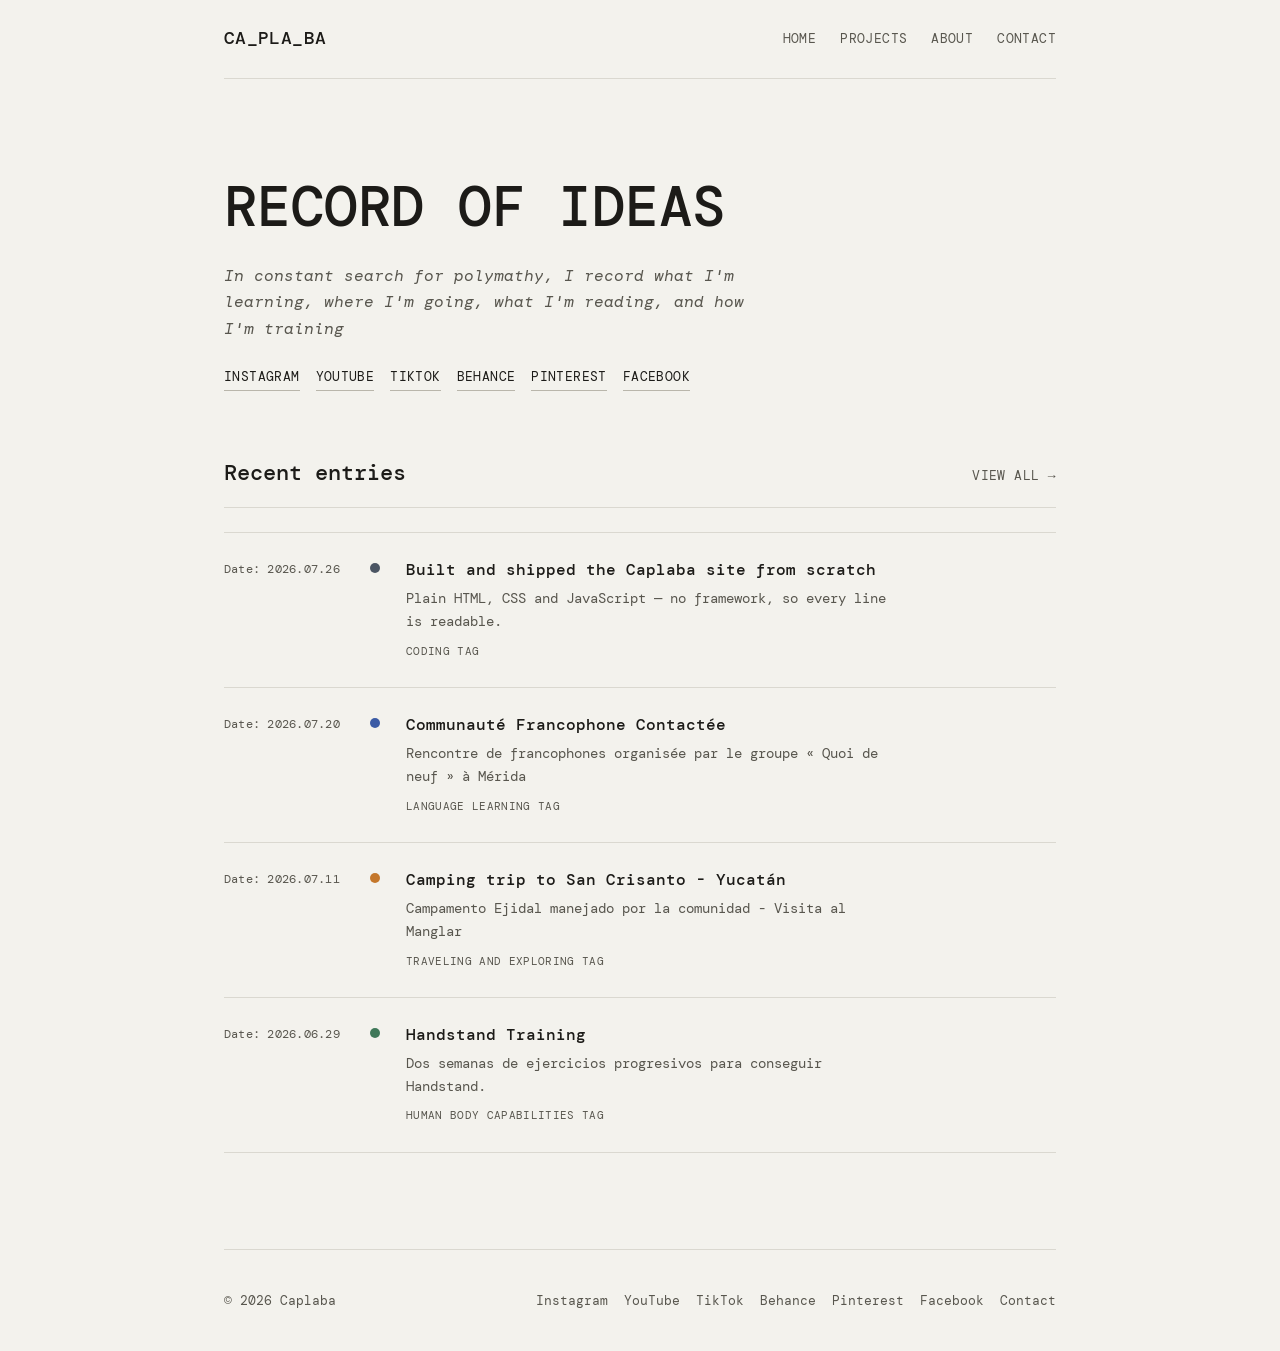
<file: index.html>
<!DOCTYPE html>
<html lang="en">
<head>
  <meta charset="UTF-8">
  <meta name="viewport" content="width=device-width, initial-scale=1.0">
  <title>Caplaba — a polymath's log</title>
  <meta name="description" content="A running record of learning, travel, reading and training — one page for many pursuits.">

  <link rel="preconnect" href="https://fonts.googleapis.com">
  <link href="https://fonts.googleapis.com/css2?family=DM+Mono:ital,wght@0,400;0,500;1,400&display=swap" rel="stylesheet">

  <link rel="stylesheet" href="css/style.css">
</head>
<body>

  <div class="container">
    <nav class="nav">
      <a href="index.html" class="nav__logo">CA_PLA_BA</a>
      <button class="nav__toggle" aria-label="Toggle menu">Menu</button>
      <div class="nav__links">
        <a href="index.html">Home</a>
        <a href="projects.html">Projects</a>
        <a href="about.html">About</a>
        <a href="contact.html">Contact</a>
      </div>
    </nav>

    <section class="hero">
      <h1 class="hero__title">RECORD OF IDEAS</h1>
      <p class="hero__subtitle">
       In constant search for polymathy, I record what I'm learning, where I'm going, what I'm reading,
        and how I'm training
      </p>
      <div class="hero__social" data-social-list></div>
    </section>

    <section>
      <div class="section-header">
        <h2 class="section-header__title">Recent entries</h2>
        <a href="projects.html" class="section-header__link">View all →</a>
      </div>

      <!-- Filled in by main.js from js/data.js — nothing to edit here -->
      <div class="log" id="log-recent"></div>
    </section>

    <footer class="footer">
      <span>© 2026 Caplaba</span>
      <div class="footer__social">
        <span data-social-list style="display:contents"></span>
        <a href="contact.html">Contact</a>
      </div>
    </footer>
  </div>

  <script src="js/data.js"></script>
  <script src="js/main.js"></script>
</body>
</html>
</file>
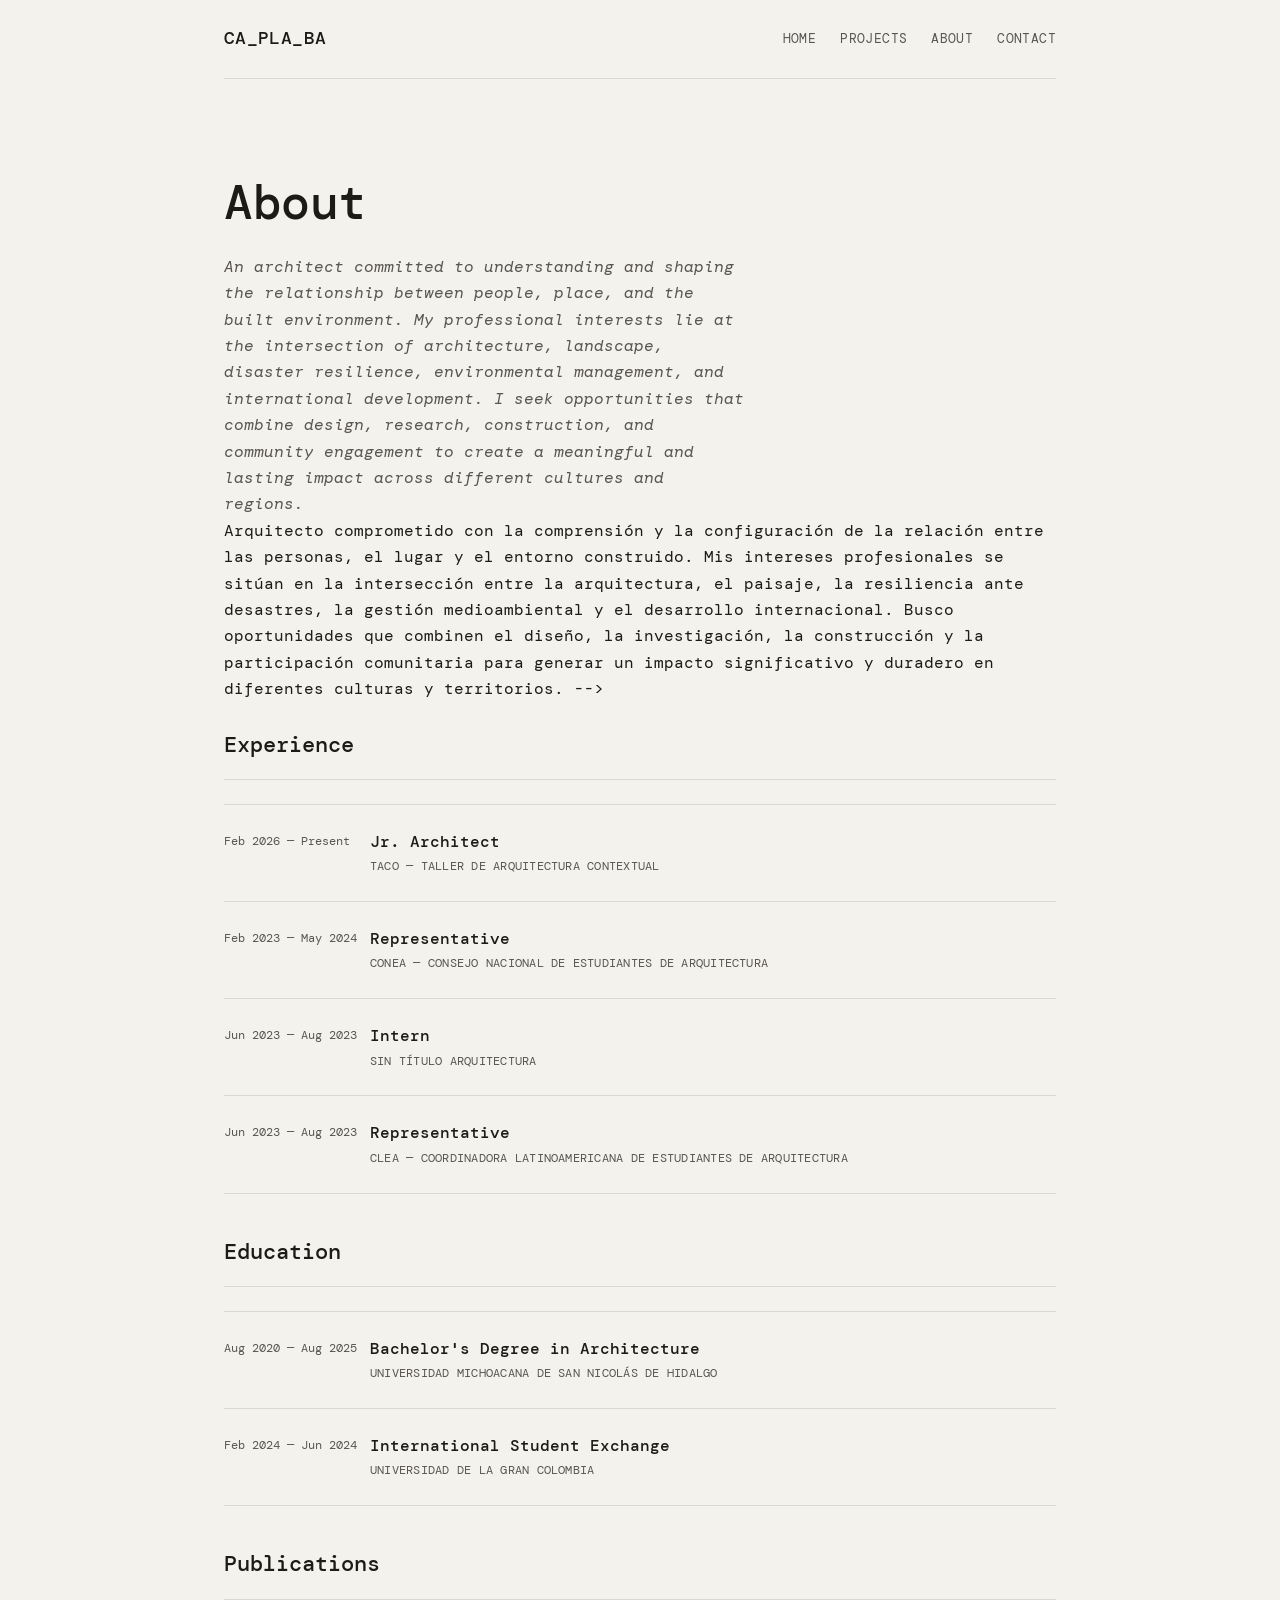
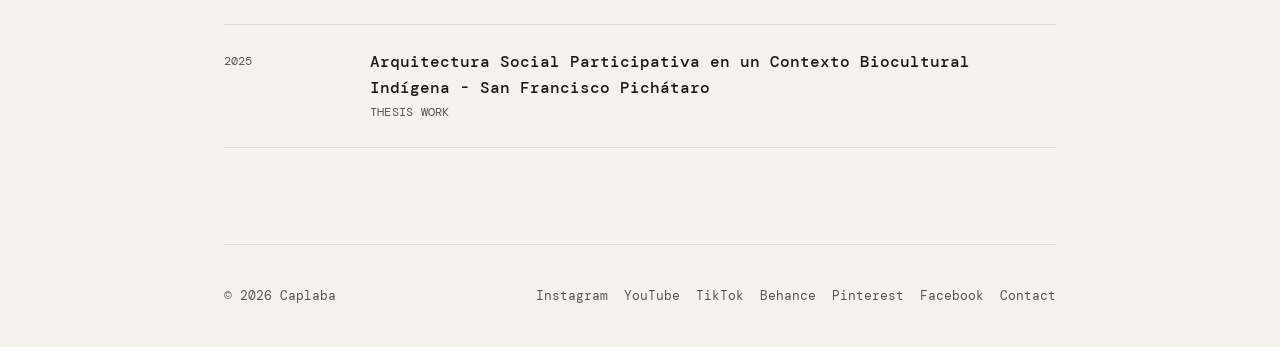
<file: about.html>
<!DOCTYPE html>
<html lang="en">
<head>
  <meta charset="UTF-8">
  <meta name="viewport" content="width=device-width, initial-scale=1.0">
  <title>About — CA_PLA_BA</title>
  <meta name="description" content="Background, experience, and publications.">

  <link rel="preconnect" href="https://fonts.googleapis.com">
  <link href="https://fonts.googleapis.com/css2?family=DM+Mono:ital,wght@0,400;0,500;1,400&display=swap" rel="stylesheet">

  <link rel="stylesheet" href="css/style.css">
</head>
<body>

  <div class="container">
    <nav class="nav">
      <a href="index.html" class="nav__logo">CA_PLA_BA</a>
      <button class="nav__toggle" aria-label="Toggle menu">Menu</button>
      <div class="nav__links">
        <a href="index.html">Home</a>
        <a href="projects.html">Projects</a>
        <a href="about.html">About</a>
        <a href="contact.html">Contact</a>
      </div>
    </nav>

    <section class="hero" style="padding-bottom: var(--space-3);">
      <h1 class="hero__title" style="font-size: clamp(32px, 5vw, 48px);">About</h1>
      <p class="hero__subtitle">
        An architect committed to understanding and shaping the relationship between people,
        place, and the built environment. My professional interests lie at the intersection of architecture,
        landscape, disaster resilience, environmental management, and international development.
        I seek opportunities that combine design, research, construction, and community engagement
        to create a meaningful and lasting impact across different cultures and regions.
      </p>
      Arquitecto comprometido con la comprensión y la configuración de la relación entre las personas,
      el lugar y el entorno construido. Mis intereses profesionales se sitúan en la intersección entre la arquitectura,
      el paisaje, la resiliencia ante desastres, la gestión medioambiental y el desarrollo internacional.
      Busco oportunidades que combinen el diseño, la investigación, la construcción y la participación comunitaria
      para generar un impacto significativo y duradero en diferentes culturas y territorios.
      -->
    </section>

    <section>
      <div class="section-header">
        <h2 class="section-header__title">Experience</h2>
      </div>
      <!-- Generated from EXPERIENCE in js/data.js — edit the content there, not here -->
      <div class="cv" id="experience-list"></div>
    </section>

    <section>
      <div class="section-header">
        <h2 class="section-header__title">Education</h2>
      </div>
      <!-- Generated from EDUCATION in js/data.js — edit the content there, not here -->
      <div class="cv" id="education-list"></div>
    </section>

    <section>
      <div class="section-header">
        <h2 class="section-header__title">Publications</h2>
      </div>
      <!-- Generated from PUBLICATIONS in js/data.js — edit the content there, not here -->
      <div class="cv" id="publications-list"></div>
    </section>

    <footer class="footer">
      <span>© 2026 Caplaba</span>
      <div class="footer__social">
        <span data-social-list style="display:contents"></span>
        <a href="contact.html">Contact</a>
      </div>
    </footer>
  </div>

  <script src="js/data.js"></script>
  <script src="js/main.js"></script>
</body>
</html>
</file>
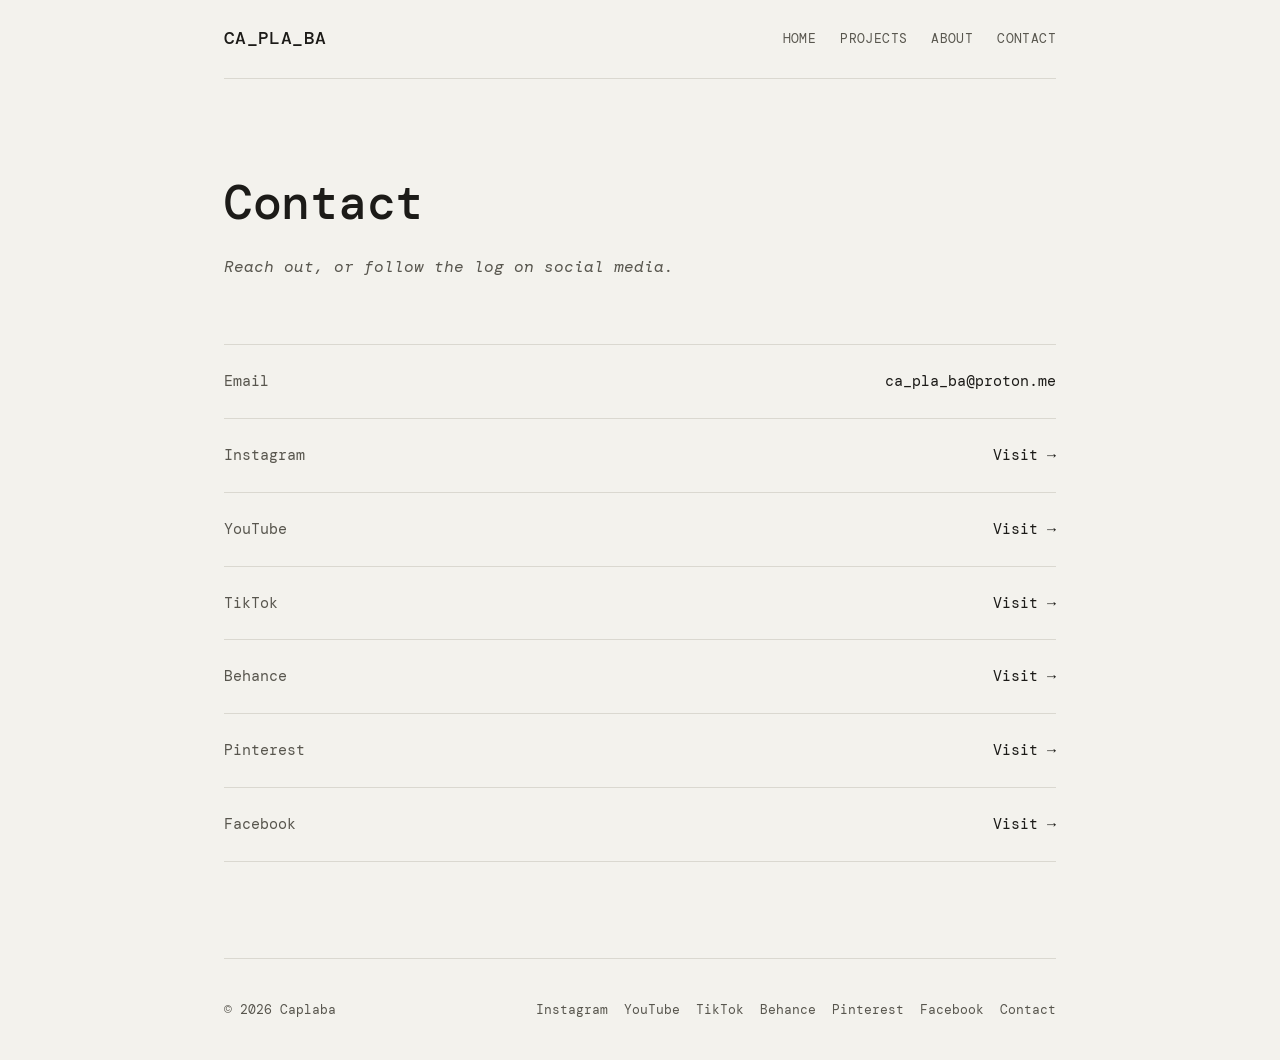
<file: contact.html>
<!DOCTYPE html>
<html lang="en">
<head>
  <meta charset="UTF-8">
  <meta name="viewport" content="width=device-width, initial-scale=1.0">
  <title>Contact — CA_PLA_BA</title>
  <meta name="description" content="Get in touch or follow along on social media.">

  <link rel="preconnect" href="https://fonts.googleapis.com">
  <link href="https://fonts.googleapis.com/css2?family=DM+Mono:ital,wght@0,400;0,500;1,400&display=swap" rel="stylesheet">

  <link rel="stylesheet" href="css/style.css">
</head>
<body>

  <div class="container">
    <nav class="nav">
      <a href="index.html" class="nav__logo">CA_PLA_BA</a>
      <button class="nav__toggle" aria-label="Toggle menu">Menu</button>
      <div class="nav__links">
        <a href="index.html">Home</a>
        <a href="projects.html">Projects</a>
        <a href="about.html">About</a>
        <a href="contact.html">Contact</a>
      </div>
    </nav>

    <section class="hero" style="padding-bottom: var(--space-3);">
      <h1 class="hero__title" style="font-size: clamp(32px, 5vw, 48px);">Contact</h1>
      <p class="hero__subtitle">Reach out, or follow the log on social media.</p>
    </section>

    <div class="contact-list">
      <div class="contact-row">
        <span class="contact-row__label">Email</span>
        <!-- Fixed: mailto now matches the visible address -->
        <a href="mailto:ca_pla_ba@proton.me" class="contact-row__value">ca_pla_ba@proton.me</a>
      </div>
      <div id="contact-social-rows"></div>
    </div>

    <footer class="footer">
      <span>© 2026 Caplaba</span>
      <div class="footer__social">
        <span data-social-list style="display:contents"></span>
        <a href="contact.html">Contact</a>
      </div>
    </footer>
  </div>

  <script src="js/data.js"></script>
  <script src="js/main.js"></script>
</body>
</html>
</file>
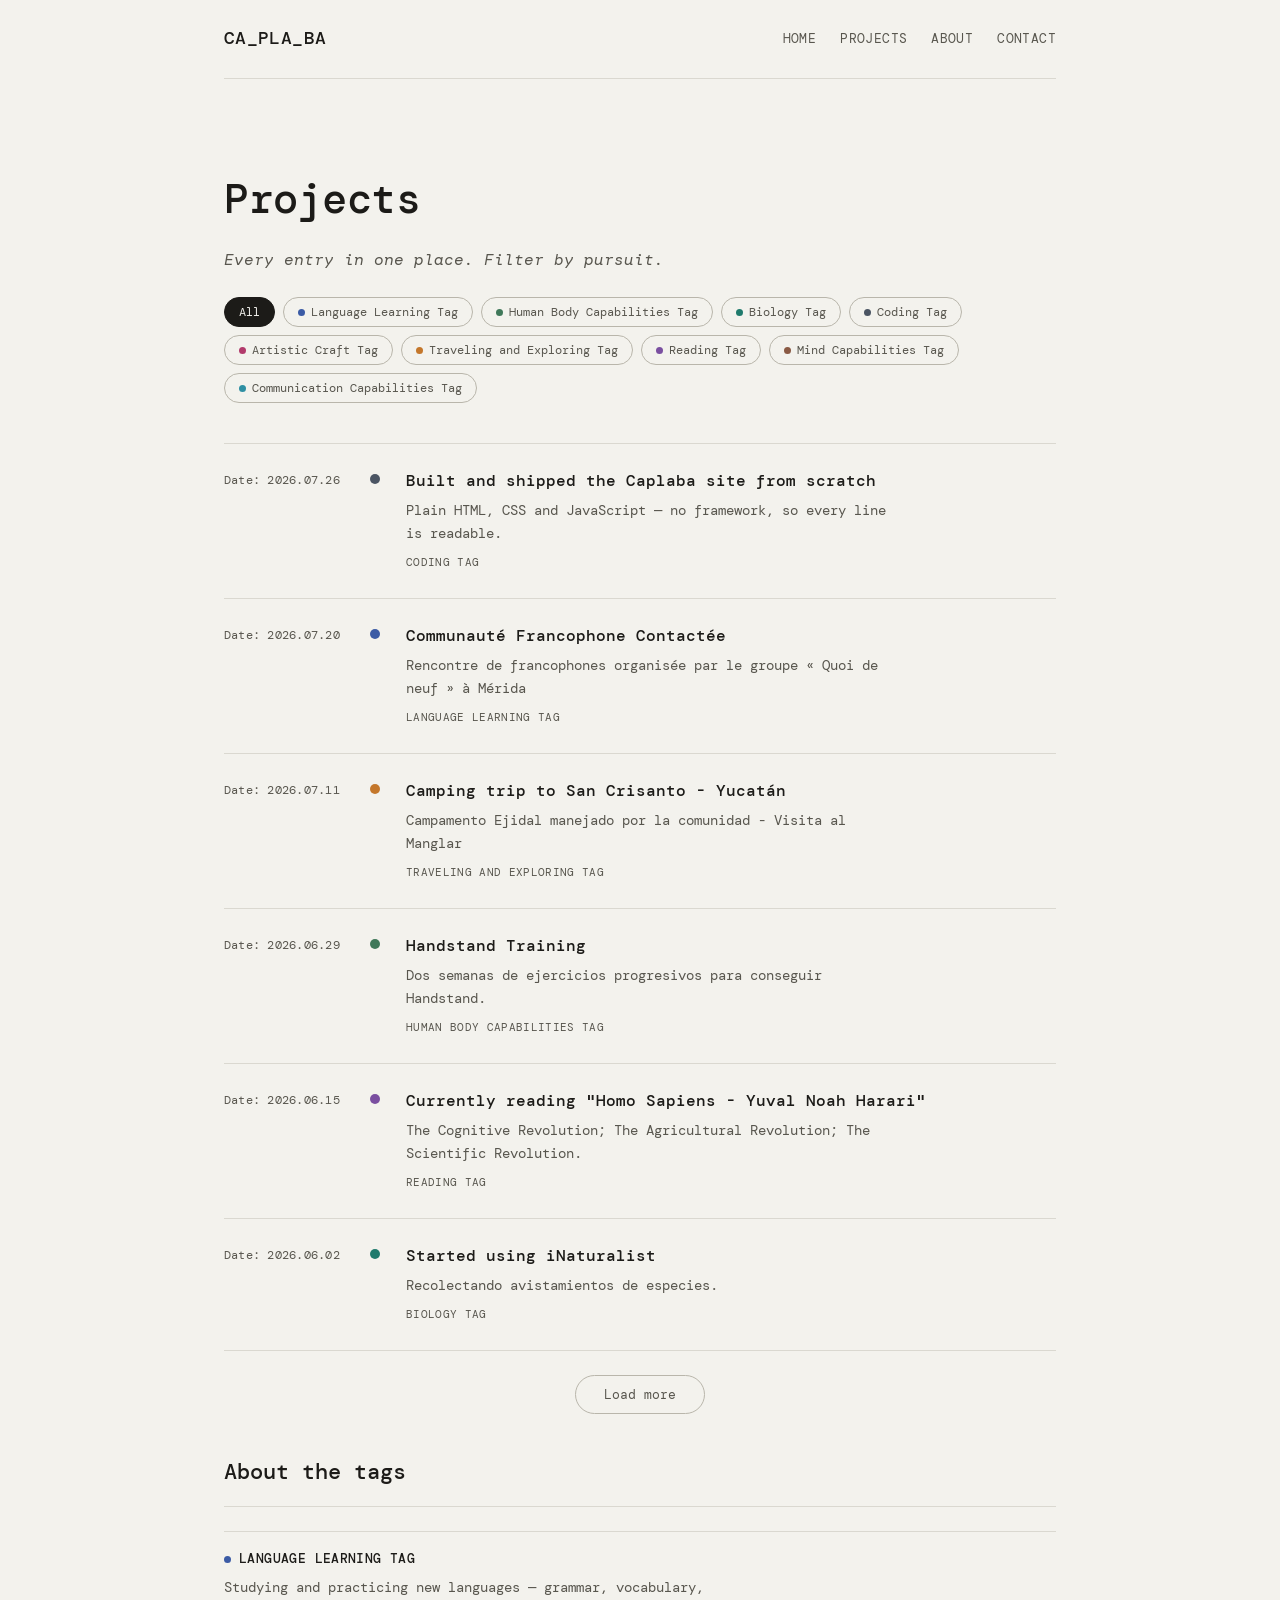
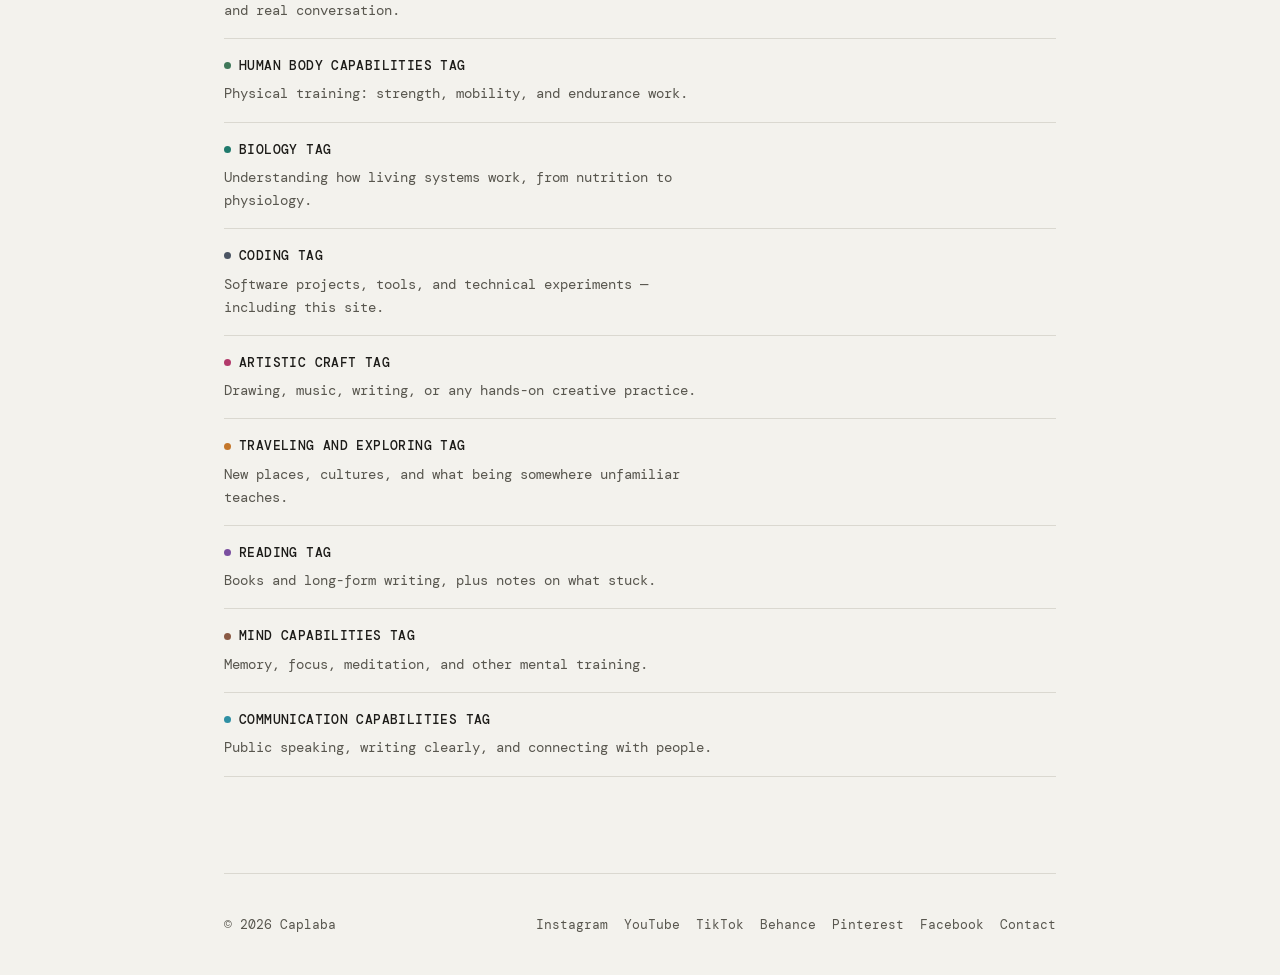
<file: projects.html>
<!DOCTYPE html>
<html lang="en">
<head>
  <meta charset="UTF-8">
  <meta name="viewport" content="width=device-width, initial-scale=1.0">
  <title>Projects — CA_PLA_BA</title>
  <meta name="description" content="Every entry in the log, filterable by pursuit.">

  <link rel="preconnect" href="https://fonts.googleapis.com">
  <link href="https://fonts.googleapis.com/css2?family=DM+Mono:ital,wght@0,400;0,500;1,400&display=swap" rel="stylesheet">

  <link rel="stylesheet" href="css/style.css">
</head>
<body>

  <div class="container">
    <nav class="nav">
      <a href="index.html" class="nav__logo">CA_PLA_BA</a>
      <button class="nav__toggle" aria-label="Toggle menu">Menu</button>
      <div class="nav__links">
        <a href="index.html">Home</a>
        <a href="projects.html">Projects</a>
        <a href="about.html">About</a>
        <a href="contact.html">Contact</a>
      </div>
    </nav>

    <section class="hero" style="padding-bottom: var(--space-3);">
      <h1 class="hero__title" style="font-size: clamp(28px, 4.5vw, 42px);">Projects</h1>
      <p class="hero__subtitle">Every entry in one place. Filter by pursuit.</p>
    </section>

    <!-- Filled in by main.js from js/data.js.
         To add/rename/remove a pursuit, edit CATEGORIES in data.js —
         these buttons update automatically. -->
    <div class="filters" id="filters"></div>
    <div class="log" id="log-full"></div>

    <!-- Pagination: main.js reveals PAGE_SIZE more entries per click,
         instead of rendering hundreds of rows at once. -->
    <div class="load-more">
      <button id="load-more" class="load-more-btn">Load more</button>
    </div>

    <section>
      <div class="section-header">
        <h2 class="section-header__title">About the tags</h2>
      </div>
      <!-- Also generated from CATEGORIES in data.js -->
      <div class="tags-explainer" id="tags-explainer"></div>
    </section>

    <footer class="footer">
      <span>© 2026 Caplaba</span>
      <div class="footer__social">
        <span data-social-list style="display:contents"></span>
        <a href="contact.html">Contact</a>
      </div>
    </footer>
  </div>

  <script src="js/data.js"></script>
  <script src="js/main.js"></script>
</body>
</html>
</file>
<file: css/style.css>
/* =========================================================
   DESIGN TOKENS
   ========================================================= */
:root {
  --paper: #F3F2ED;
  --ink: #1C1B18;
  --ink-soft: #58564E;
  --line: #DAD8D0;
  --line-strong: #B9B6AB;

  /* One typeface, used at different sizes/weights/styles —
     the monospace feel matches the "log" concept and the
     Coding pursuit itself. */
  --font: 'DM Mono', monospace;

  --space-1: 8px;
  --space-2: 16px;
  --space-3: 24px;
  --space-4: 40px;
  --space-5: 64px;
  --space-6: 96px;

  --max-width: 960px;

  /* Left/right breathing room — scales with viewport instead
     of a fixed pixel value, so text is never flush against
     the edge on any screen size. */
  --gutter: clamp(20px, 6vw, 64px);
}

/* =========================================================
   RESET & BASE
   ========================================================= */
* { box-sizing: border-box; margin: 0; padding: 0; }

html { scroll-behavior: smooth; }

body {
  background: var(--paper);
  color: var(--ink);
  font-family: var(--font);
  font-weight: 400;
  font-size: 16px;
  line-height: 1.65;
  text-align: left;
  -webkit-font-smoothing: antialiased;
}

img { max-width: 100%; display: block; }
a { color: inherit; text-decoration: none; }

.container {
  max-width: var(--max-width);
  margin: 0 auto;
  padding: 0 var(--gutter);
}

/* =========================================================
   TYPE SCALE
   Same font throughout; weight/size/style carry the hierarchy.
   ========================================================= */
h1, h2, h3 { font-weight: 500; text-align: left; }

/* =========================================================
   NAV
   ========================================================= */
.nav {
  display: flex;
  align-items: center;
  justify-content: space-between;
  padding: var(--space-3) 0;
  border-bottom: 1px solid var(--line);
}

.nav__logo {
  font-size: 18px;
  font-weight: 500;
  letter-spacing: 0.02em;
}

.nav__links {
  display: flex;
  gap: var(--space-3);
  font-size: 13px;
  letter-spacing: 0.03em;
  text-transform: uppercase;
  color: var(--ink-soft);
}

.nav__links a:hover { color: var(--ink); }

.nav__toggle {
  display: none;
  background: none;
  border: none;
  font-family: var(--font);
  font-size: 13px;
  cursor: pointer;
  color: var(--ink);
}

/* =========================================================
   HERO
   ========================================================= */
.hero {
  padding: var(--space-6) 0 var(--space-5);
  text-align: left;
}

.hero__title {
  font-size: clamp(30px, 5.5vw, 56px);
  font-weight: 500;
  line-height: 1.15;
  letter-spacing: -0.01em;
  max-width: 16ch;
}

.hero__subtitle {
  margin-top: var(--space-3);
  max-width: 52ch;
  color: var(--ink-soft);
  font-size: 16px;
  font-style: italic;
}

.hero__social {
  margin-top: var(--space-3);
  display: flex;
  flex-wrap: wrap;
  gap: var(--space-2);
  font-size: 13px;
  text-transform: uppercase;
  letter-spacing: 0.03em;
}

.hero__social a {
  border-bottom: 1px solid var(--line-strong);
  padding-bottom: 2px;
}

.hero__social a:hover { border-color: var(--ink); }

/* =========================================================
   SECTION HEADER
   ========================================================= */
.section-header {
  display: flex;
  align-items: baseline;
  justify-content: space-between;
  flex-wrap: wrap;
  gap: var(--space-1);
  padding-bottom: var(--space-2);
  margin-bottom: var(--space-3);
  border-bottom: 1px solid var(--line);
}

.section-header__title {
  font-size: 22px;
  font-weight: 500;
}

.section-header__link {
  font-size: 13px;
  text-transform: uppercase;
  letter-spacing: 0.03em;
  color: var(--ink-soft);
}

.section-header__link:hover { color: var(--ink); }

/* =========================================================
   LOG ROW — signature reusable component, rendered by JS
   from data.js so it works for any number of categories.
   ========================================================= */
.log { border-top: 1px solid var(--line); }

.log-row {
  display: grid;
  grid-template-columns: 130px 20px 1fr;
  gap: var(--space-2);
  align-items: start;
  padding: var(--space-3) 0;
  border-bottom: 1px solid var(--line);
}

.log-row__date {
  font-size: 12px;
  letter-spacing: 0.02em;
  color: var(--ink-soft);
  padding-top: 3px;
  white-space: nowrap;
}

.log-row__dot {
  width: 10px;
  height: 10px;
  border-radius: 50%;
  margin-top: 6px;
  flex-shrink: 0;
}

.log-row__title { font-size: 16px; font-weight: 500; }

.log-row__title a { border-bottom: 1px solid var(--line-strong); }
.log-row__title a:hover { border-color: var(--ink); }

.log-row__image {
  width: 100%;
  max-width: 260px;
  border-radius: 4px;
  margin-bottom: var(--space-1);
}

.log-row__desc {
  margin-top: 4px;
  color: var(--ink-soft);
  font-size: 14px;
  max-width: 62ch;
}

.log-row__tag {
  display: inline-block;
  margin-top: var(--space-1);
  font-size: 11px;
  text-transform: uppercase;
  letter-spacing: 0.03em;
  color: var(--ink-soft);
}

/* =========================================================
   LOAD MORE — pagination control on Projects
   ========================================================= */
.load-more {
  display: flex;
  justify-content: center;
  padding: var(--space-3) 0 var(--space-4);
}

.load-more-btn {
  font-family: var(--font);
  font-size: 13px;
  padding: 10px 28px;
  border: 1px solid var(--line-strong);
  border-radius: 20px;
  background: none;
  cursor: pointer;
  color: var(--ink-soft);
}

.load-more-btn:hover { border-color: var(--ink); color: var(--ink); }

/* =========================================================
   CV ROWS — About page (Experience, Education, Publications)
   Same idea as log rows: one repeatable component, rendered
   from data.js, no dot/category since it doesn't apply here.
   ========================================================= */
.cv { border-top: 1px solid var(--line); margin-bottom: var(--space-4); }

.cv-row {
  display: grid;
  grid-template-columns: 130px 1fr;
  gap: var(--space-2);
  padding: var(--space-3) 0;
  border-bottom: 1px solid var(--line);
}

.cv-row__period {
  font-size: 12px;
  color: var(--ink-soft);
  padding-top: 3px;
  white-space: nowrap;
}

.cv-row__title { font-size: 16px; font-weight: 500; }
.cv-row__title a { border-bottom: 1px solid var(--line-strong); }
.cv-row__title a:hover { border-color: var(--ink); }

.cv-row__org {
  margin-top: 2px;
  font-size: 12px;
  text-transform: uppercase;
  letter-spacing: 0.02em;
  color: var(--ink-soft);
}

.cv-row__desc {
  margin-top: 6px;
  font-size: 14px;
  color: var(--ink-soft);
  max-width: 62ch;
}

/* =========================================================
   TAG FILTER
   Rendered dynamically — see renderFilters() in main.js.
   ========================================================= */
.filters {
  display: flex;
  flex-wrap: wrap;
  gap: var(--space-1);
  margin-bottom: var(--space-4);
}

.filter-btn {
  display: inline-flex;
  align-items: center;
  gap: 6px;
  font-family: var(--font);
  font-size: 12px;
  padding: 6px 14px;
  border: 1px solid var(--line-strong);
  border-radius: 20px;
  background: none;
  cursor: pointer;
  color: var(--ink-soft);
}

.filter-btn__dot {
  width: 7px;
  height: 7px;
  border-radius: 50%;
  flex-shrink: 0;
}

.filter-btn:hover { border-color: var(--ink); color: var(--ink); }

.filter-btn.is-active {
  background: var(--ink);
  border-color: var(--ink);
  color: var(--paper);
}

/* =========================================================
   TAGS EXPLAINER
   "About the tags" section — rendered from CATEGORIES data.
   ========================================================= */
.tags-explainer {
  border-top: 1px solid var(--line);
  margin-top: var(--space-3);
}

.tag-explainer-row {
  padding: var(--space-2) 0;
  border-bottom: 1px solid var(--line);
}

.tag-explainer-row__label {
  display: flex;
  align-items: center;
  gap: 8px;
  font-size: 13px;
  font-weight: 500;
  text-transform: uppercase;
  letter-spacing: 0.03em;
}

.tag-explainer-row__desc {
  margin-top: 6px;
  color: var(--ink-soft);
  font-size: 14px;
  max-width: 62ch;
}

/* =========================================================
   FOOTER
   ========================================================= */
.footer {
  border-top: 1px solid var(--line);
  margin-top: var(--space-6);
  padding: var(--space-4) 0;
  display: flex;
  flex-wrap: wrap;
  justify-content: space-between;
  gap: var(--space-2);
  font-size: 13px;
  color: var(--ink-soft);
}

.footer__social { display: flex; gap: var(--space-2); flex-wrap: wrap; }
.footer__social a:hover { color: var(--ink); }

/* =========================================================
   CONTACT PAGE
   ========================================================= */
.contact-list { border-top: 1px solid var(--line); margin-top: var(--space-4); }

.contact-row {
  display: flex;
  justify-content: space-between;
  flex-wrap: wrap;
  gap: var(--space-1);
  padding: var(--space-3) 0;
  border-bottom: 1px solid var(--line);
  font-size: 15px;
}

.contact-row__label { color: var(--ink-soft); }
.contact-row__value:hover { color: var(--ink-soft); text-decoration: underline; }

/* =========================================================
   RESPONSIVE
   Three checkpoints: tablet, small tablet/large phone, phone.
   ========================================================= */

/* Tablets (iPad portrait and similar) */
@media (max-width: 900px) {
  .hero { padding: var(--space-5) 0 var(--space-4); }
  .log-row { grid-template-columns: 110px 18px 1fr; }
  .cv-row { grid-template-columns: 110px 1fr; }
}

/* Small tablets / large phones — nav collapses here */
@media (max-width: 700px) {
  .nav__links { display: none; }
  .nav__links.is-open {
    display: flex;
    flex-direction: column;
    position: absolute;
    top: 60px;
    right: var(--gutter);
    background: var(--paper);
    border: 1px solid var(--line);
    padding: var(--space-2);
    gap: var(--space-2);
    z-index: 10;
  }
  .nav__toggle { display: block; }

  .footer { flex-direction: column; }
}

/* Phones */
@media (max-width: 480px) {
  .log-row {
    grid-template-columns: 18px 1fr;
    grid-template-areas:
      "dot date"
      "content content";
    row-gap: 4px;
  }
  .log-row__dot { grid-area: dot; margin-top: 4px; }
  .log-row__date { grid-area: date; padding-top: 0; }
  .log-row__content { grid-area: content; }

  .cv-row { grid-template-columns: 1fr; }
  .cv-row__period { padding-top: 0; }

  .contact-row { flex-direction: column; gap: 4px; }
}
</file>
